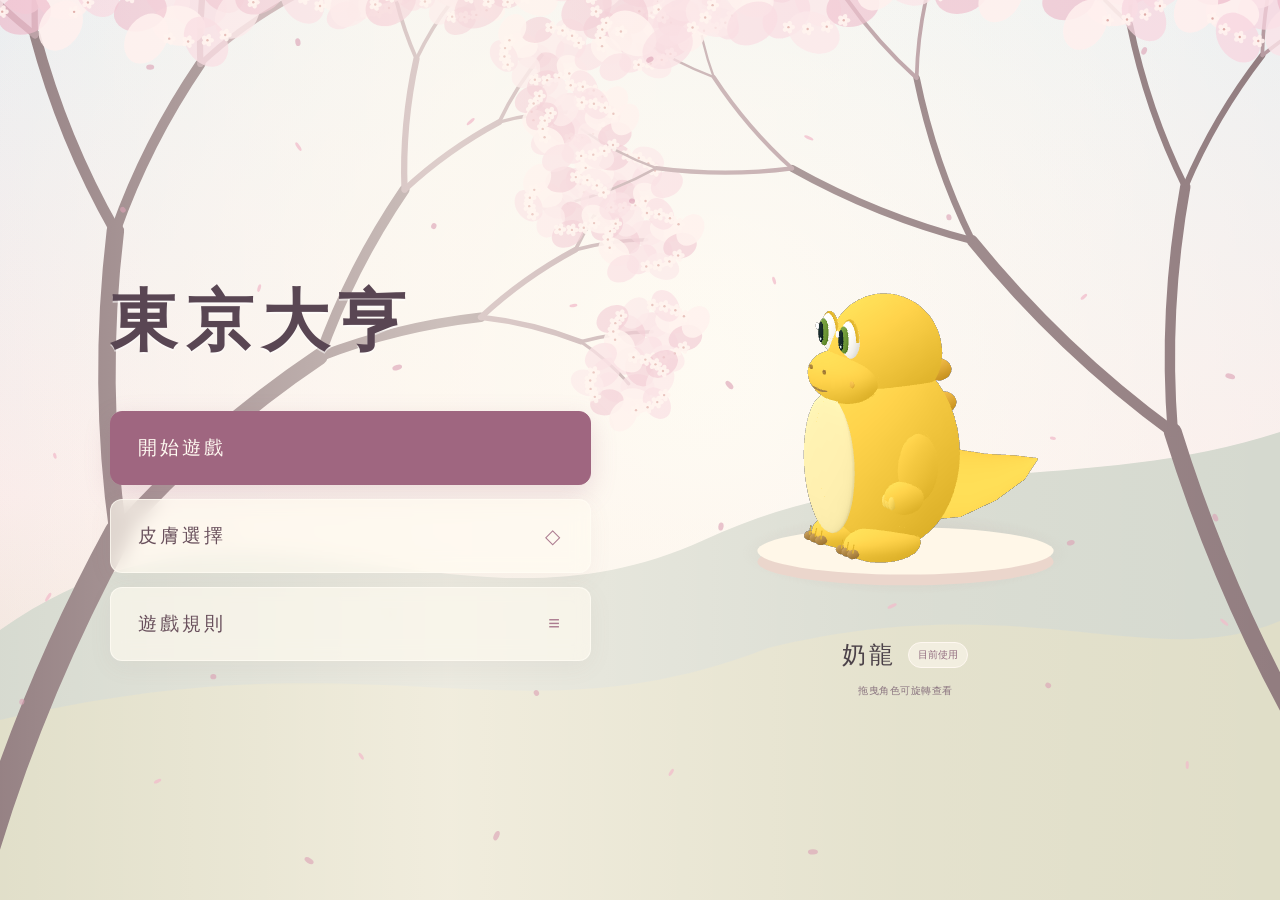
<file: index.html>
<!doctype html>
<html lang="zh-Hant"><head><meta charset="utf-8"><meta name="viewport" content="width=device-width,initial-scale=1"><meta name="theme-color" content="#121b30"><title>東京大亨 Tokyo Afterglow · 3D 大富翁</title><link rel="stylesheet" href="style.css"></head><body data-night="true" data-screen="menu">
<canvas id="scene" aria-label="東京主題立體棋盤，拖曳旋轉，滾輪縮放"></canvas><div class="vignette"></div>
<header><div class="brand"><span class="logo">東<span>京</span></span><div>東京大亨<small>3D 大富翁</small></div></div><nav><span class="edition">15 × 15 <b>56 格</b></span><select id="view" aria-label="鏡頭視角"><option value="turn">跟隨當前玩家</option><option value="player">固定主玩家</option><option value="overview">全景</option></select><span id="fps" class="fps" aria-label="每秒顯示幀數">FPS —</span><button id="night">☀ 日景</button><button id="effects" aria-pressed="true">✿ 特效開</button><button id="sound" aria-pressed="false">♪ 音效關</button><button id="mainMenu">主選單</button><button id="reset">↻ 重開</button></nav></header>
<aside><div class="section-label">玩家</div><div id="players"></div><div class="log-title"><span>遊戲記錄</span><span id="round">第 1 回合</span></div><div id="log" aria-live="polite"></div><div class="legend"><i></i> 56 站環線</div></aside>
<div id="zoomControls" role="group" aria-label="棋盤縮放"><button id="zoomIn" aria-label="放大棋盤">＋</button><button id="zoomOut" aria-label="縮小棋盤">−</button></div><div class="hint"><span class="desktopHint">拖曳環繞 · 滾輪縮放 · 點選土地</span><span class="mobileHint">單指旋轉 · 雙指縮放 · 點選土地</span> <kbd>SPACE</kbd> 擲骰 <button id="home">重置鏡頭</button></div><div id="inspect" hidden></div>
<footer><div class="turn"><span class="dot"></span><div><small id="turnLabel">輪到你了</small><strong id="status">請擲骰</strong></div></div><div class="dice" id="dice">⚄ ⚂</div><button class="primary" id="roll">擲骰</button><div id="decision" hidden><button class="primary" id="buy">購入土地</button><button id="skip">略過</button></div></footer>
<div id="diceStage" hidden aria-live="polite"><div class="dice-tray"><div class="dice-shadow"></div><div class="cube" id="cube0"></div><div class="cube" id="cube1"></div></div><div id="diceResult"></div></div>
<section id="eventCard" hidden aria-live="polite" aria-atomic="true"><div class="event-top"><span id="eventKicker"></span><span id="eventActor"></span></div><div class="event-body"><div id="eventIcon"></div><div><h3 id="eventTitle"></h3><p id="eventSubtitle"></p></div></div><div class="event-bottom"><span>金額變動</span><strong id="eventAmount"></strong></div><div class="event-timer"></div></section><section id="welcome" class="start-screen" aria-label="東京大亨主選單">
<canvas id="menuScenery" aria-hidden="true"></canvas><div class="menu-layout">
<div class="menu-content"><h1>東京大亨</h1>
<div id="menuHomePanel"><nav class="start-options" aria-label="主選單"><button id="start" class="menu-primary">開始遊戲 <span>→</span></button><button id="openSkins">皮膚選擇 <span>◇</span></button><button id="openRules">遊戲規則 <span>≡</span></button></nav><p id="resumeNote" class="menu-note" hidden>已儲存的遊戲將接續進行。</p></div>
<section id="skinPanel" hidden aria-label="皮膚選擇"><h2>皮膚選擇</h2><div id="skinChoices" class="skin-choices"></div><p class="menu-note">皮膚只變更外型，不影響能力與進度。</p><div class="menu-actions"><button id="skinsBack">返回</button><button id="applySkin" class="menu-primary">套用皮膚</button></div></section>
<section id="rulesPanel" hidden aria-label="遊戲規則"><h2>遊戲規則</h2><div class="rules-scroll"><dl><dt>玩家與棋盤</dt><dd>你與 3 位電腦玩家輪流擲兩顆骰子，沿 15 × 15 棋盤的 56 格環線移動。</dd><dt>起始資金</dt><dd>每人 ¥30,000；每次經過東京車站領取 ¥5,000。</dd><dt>購買與租金</dt><dd>停在無主土地可購買。基本租金為地價 × 28% × 等級。停在他人土地先結算租稅，再決定是否收購。</dd><dt>連續持地與通行稅</dt><dd>同一屋主連續持有 3～4 格，每走過其中一格收取基本租金的 1.5 倍；5 格以上為 2 倍。停留不重複收租。特殊站點中斷連續持地。青色光框代表三連地，金色皇冠代表五連地。</dd><dt>高價收購</dt><dd>走完骰子步數、停在他人土地後，可用地價 × 等級 × 2 收購；款項付給原屋主、保留等級，交易後須有剩餘現金。路途中不詢問收購；略過即結束回合，電腦玩家同樣只在落點收購。</dd><dt>土地升級</dt><dd>停在自己的土地，現金大於地價時可選擇支付地價的 50% 升級，或選擇不升級並結束回合，最高 3 級。確認前不扣款。</dd><dt>機會與命運</dt><dd>機會：+¥1,000、+¥1,500 或 −¥600。命運：+¥2,000、−¥1,200 或 +¥800，隨機抽取。</dd><dt>其他站點</dt><dd>休憩站獲得 ¥300；稅務站支付 ¥800。</dd><dt>勝利條件</dt><dd>現金歸零即破產，土地回到銀行；最後未破產的玩家獲勝。</dd><dt>鏡頭操作</dt><dd>單指拖曳旋轉，雙指縮放；桌機使用滑鼠拖曳與滾輪。視角選單可固定跟隨主玩家。</dd></dl></div><button id="rulesBack">返回主選單</button></section>
</div><section class="menu-preview" aria-label="角色旋轉預覽"><canvas id="skinPreview" aria-label="目前皮膚的立體旋轉模型"></canvas><div class="preview-label"><strong id="previewName">奶龍</strong><span id="skinApplied">目前使用</span></div><p class="menu-note">拖曳角色可旋轉查看</p></section>
</div></section>

<script src="skins.js"></script><script src="skin-models.js"></script><script src="game.js"></script><script src="world-renderer.js"></script><script src="renderer.js"></script><script src="events.js"></script><script src="details.js"></script><script src="models.js"></script><script src="scene.js"></script><script src="menu.js"></script></body></html>
</file>
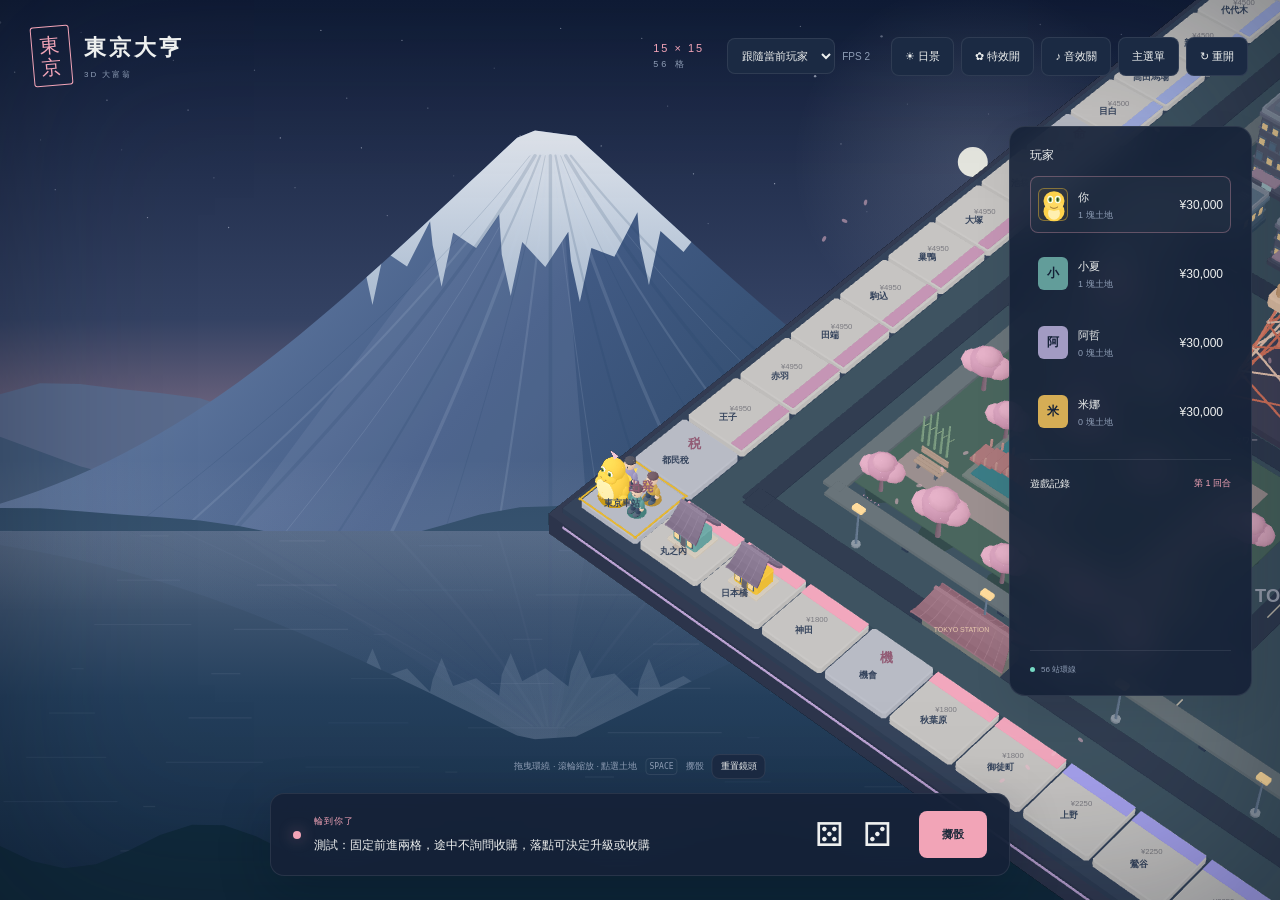
<file: work/arrival-preview.html>
<!doctype html>
<html lang="zh-Hant"><head><base href="/"><meta charset="utf-8"><meta name="viewport" content="width=device-width,initial-scale=1"><meta name="theme-color" content="#121b30"><title>東京大亨 Tokyo Afterglow · 3D 大富翁</title><link rel="stylesheet" href="style.css"></head><body data-night="true" data-screen="menu">
<canvas id="scene" aria-label="東京主題立體棋盤，拖曳旋轉，滾輪縮放"></canvas><div class="vignette"></div>
<header><div class="brand"><span class="logo">東<span>京</span></span><div>東京大亨<small>3D 大富翁</small></div></div><nav><span class="edition">15 × 15 <b>56 格</b></span><select id="view" aria-label="鏡頭視角"><option value="turn">跟隨當前玩家</option><option value="player">固定主玩家</option><option value="overview">全景</option></select><span id="fps" class="fps" aria-label="每秒顯示幀數">FPS —</span><button id="night">☀ 日景</button><button id="effects" aria-pressed="true">✿ 特效開</button><button id="sound" aria-pressed="false">♪ 音效關</button><button id="mainMenu">主選單</button><button id="reset">↻ 重開</button></nav></header>
<aside><div class="section-label">玩家</div><div id="players"></div><div class="log-title"><span>遊戲記錄</span><span id="round">第 1 回合</span></div><div id="log" aria-live="polite"></div><div class="legend"><i></i> 56 站環線</div></aside>
<div id="zoomControls" role="group" aria-label="棋盤縮放"><button id="zoomIn" aria-label="放大棋盤">＋</button><button id="zoomOut" aria-label="縮小棋盤">−</button></div><div class="hint"><span class="desktopHint">拖曳環繞 · 滾輪縮放 · 點選土地</span><span class="mobileHint">單指旋轉 · 雙指縮放 · 點選土地</span> <kbd>SPACE</kbd> 擲骰 <button id="home">重置鏡頭</button></div><div id="inspect" hidden></div>
<footer><div class="turn"><span class="dot"></span><div><small id="turnLabel">輪到你了</small><strong id="status">請擲骰</strong></div></div><div class="dice" id="dice">⚄ ⚂</div><button class="primary" id="roll">擲骰</button><div id="decision" hidden><button class="primary" id="buy">購入土地</button><button id="skip">略過</button></div></footer>
<div id="diceStage" hidden aria-live="polite"><div class="dice-tray"><div class="dice-shadow"></div><div class="cube" id="cube0"></div><div class="cube" id="cube1"></div></div><div id="diceResult"></div></div>
<section id="eventCard" hidden aria-live="polite" aria-atomic="true"><div class="event-top"><span id="eventKicker"></span><span id="eventActor"></span></div><div class="event-body"><div id="eventIcon"></div><div><h3 id="eventTitle"></h3><p id="eventSubtitle"></p></div></div><div class="event-bottom"><span>金額變動</span><strong id="eventAmount"></strong></div><div class="event-timer"></div></section><section id="welcome" class="start-screen" aria-label="東京大亨主選單">
<canvas id="menuScenery" aria-hidden="true"></canvas><div class="menu-layout">
<div class="menu-content"><h1>東京大亨</h1>
<div id="menuHomePanel"><nav class="start-options" aria-label="主選單"><button id="start" class="menu-primary">開始遊戲 <span>→</span></button><button id="openSkins">皮膚選擇 <span>◇</span></button><button id="openRules">遊戲規則 <span>≡</span></button></nav><p id="resumeNote" class="menu-note" hidden>已儲存的遊戲將接續進行。</p></div>
<section id="skinPanel" hidden aria-label="皮膚選擇"><h2>皮膚選擇</h2><div id="skinChoices" class="skin-choices"></div><p class="menu-note">皮膚只變更外型，不影響能力與進度。</p><div class="menu-actions"><button id="skinsBack">返回</button><button id="applySkin" class="menu-primary">套用皮膚</button></div></section>
<section id="rulesPanel" hidden aria-label="遊戲規則"><h2>遊戲規則</h2><div class="rules-scroll"><dl><dt>玩家與棋盤</dt><dd>你與 3 位電腦玩家輪流擲兩顆骰子，沿 15 × 15 棋盤的 56 格環線移動。</dd><dt>起始資金</dt><dd>每人 ¥30,000；每次經過東京車站領取 ¥5,000。</dd><dt>購買與租金</dt><dd>停在無主土地可購買。基本租金為地價 × 28% × 等級。停在他人土地先結算租稅，再決定是否收購。</dd><dt>連續持地與通行稅</dt><dd>同一屋主連續持有 3～4 格，每走過其中一格收取基本租金的 1.5 倍；5 格以上為 2 倍。停留不重複收租。特殊站點中斷連續持地。青色光框代表三連地，金色皇冠代表五連地。</dd><dt>高價收購</dt><dd>走完骰子步數、停在他人土地後，可用地價 × 等級 × 2 收購；款項付給原屋主、保留等級，交易後須有剩餘現金。路途中不詢問收購；略過即結束回合，電腦玩家同樣只在落點收購。</dd><dt>土地升級</dt><dd>停在自己的土地，現金大於地價時可選擇支付地價的 50% 升級，或選擇不升級並結束回合，最高 3 級。確認前不扣款。</dd><dt>機會與命運</dt><dd>機會：+¥1,000、+¥1,500 或 −¥600。命運：+¥2,000、−¥1,200 或 +¥800，隨機抽取。</dd><dt>其他站點</dt><dd>休憩站獲得 ¥300；稅務站支付 ¥800。</dd><dt>勝利條件</dt><dd>現金歸零即破產，土地回到銀行；最後未破產的玩家獲勝。</dd><dt>鏡頭操作</dt><dd>單指拖曳旋轉，雙指縮放；桌機使用滑鼠拖曳與滾輪。視角選單可固定跟隨主玩家。</dd></dl></div><button id="rulesBack">返回主選單</button></section>
</div><section class="menu-preview" aria-label="角色旋轉預覽"><canvas id="skinPreview" aria-label="目前皮膚的立體旋轉模型"></canvas><div class="preview-label"><strong id="previewName">奶龍</strong><span id="skinApplied">目前使用</span></div><p class="menu-note">拖曳角色可旋轉查看</p></section>
</div></section>

<script src="skins.js"></script><script src="skin-models.js"></script><script src="game.js"></script><script src="world-renderer.js"></script><script src="renderer.js"></script><script src="events.js"></script><script src="details.js"></script><script src="models.js"></script><script src="scene.js"></script><script src="menu.js"></script><script>
save=()=>{};
for(const t of tiles){t.owner=-1;t.level=0}
players.forEach((p,i)=>{p.money=30000;p.out=false;p.pos=0});turn=0;busy=false;pending=false;pendingDeal=null;finished=false;logs=[];startScreenActive=false;document.body.dataset.screen='game';$('welcome').hidden=true;cameraMode='turn';follow=true;angle=.75;zoom=1;Math.random=()=>0;
tiles[1].owner=1;tiles[1].level=1;tiles[2].owner=location.search.includes('takeover')?1:0;tiles[2].level=1;status('測試：固定前進兩格，途中不詢問收購，落點可決定升級或收購');ui();
</script></body></html>
</file>
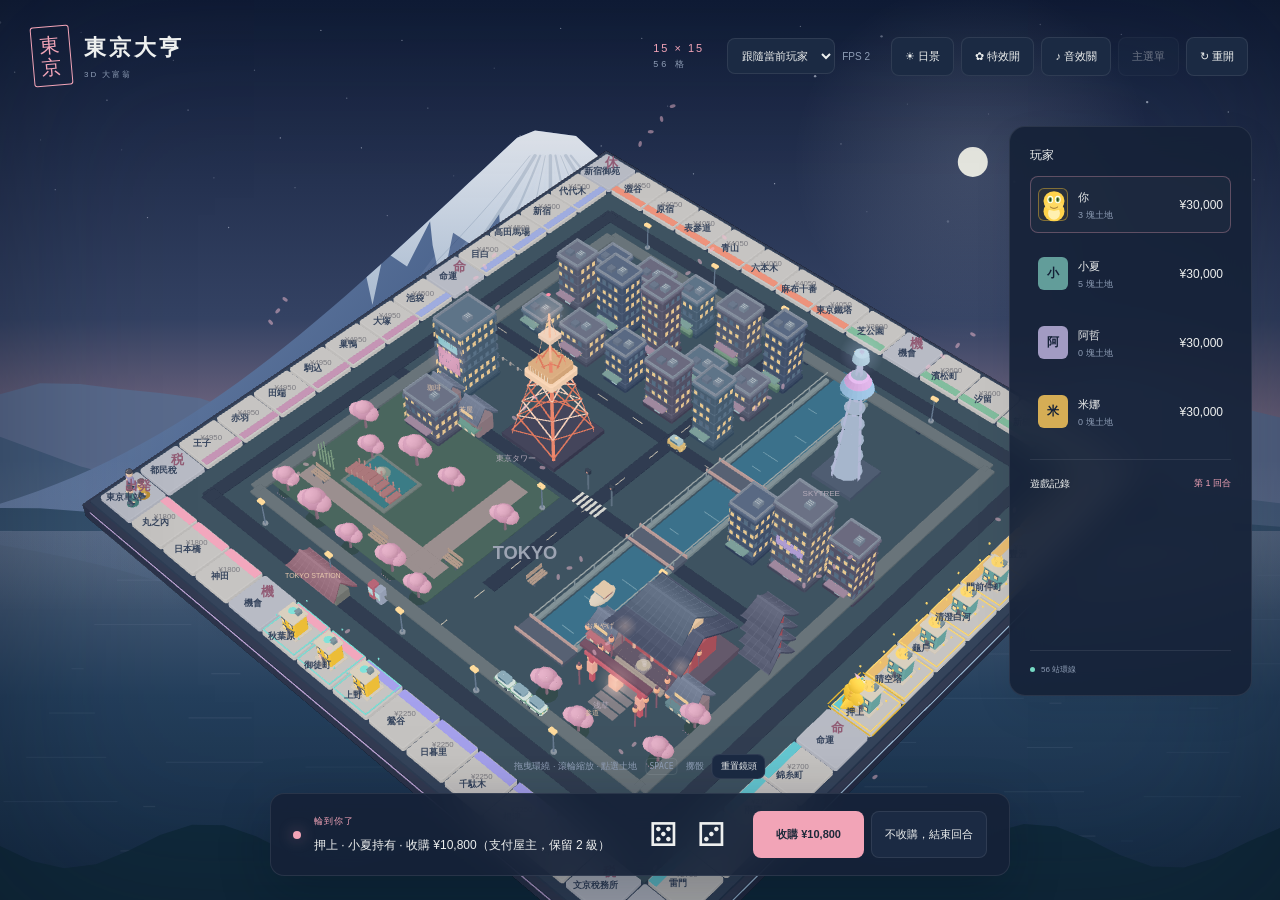
<file: work/estate-preview.html>
<!doctype html>
<html lang="zh-Hant"><head><base href="/"><meta charset="utf-8"><meta name="viewport" content="width=device-width,initial-scale=1"><meta name="theme-color" content="#121b30"><title>東京大亨 Tokyo Afterglow · 3D 大富翁</title><link rel="stylesheet" href="style.css"></head><body data-night="true" data-screen="menu">
<canvas id="scene" aria-label="東京主題立體棋盤，拖曳旋轉，滾輪縮放"></canvas><div class="vignette"></div>
<header><div class="brand"><span class="logo">東<span>京</span></span><div>東京大亨<small>3D 大富翁</small></div></div><nav><span class="edition">15 × 15 <b>56 格</b></span><select id="view" aria-label="鏡頭視角"><option value="turn">跟隨當前玩家</option><option value="player">固定主玩家</option><option value="overview">全景</option></select><span id="fps" class="fps" aria-label="每秒顯示幀數">FPS —</span><button id="night">☀ 日景</button><button id="effects" aria-pressed="true">✿ 特效開</button><button id="sound" aria-pressed="false">♪ 音效關</button><button id="mainMenu">主選單</button><button id="reset">↻ 重開</button></nav></header>
<aside><div class="section-label">玩家</div><div id="players"></div><div class="log-title"><span>遊戲記錄</span><span id="round">第 1 回合</span></div><div id="log" aria-live="polite"></div><div class="legend"><i></i> 56 站環線</div></aside>
<div id="zoomControls" role="group" aria-label="棋盤縮放"><button id="zoomIn" aria-label="放大棋盤">＋</button><button id="zoomOut" aria-label="縮小棋盤">−</button></div><div class="hint"><span class="desktopHint">拖曳環繞 · 滾輪縮放 · 點選土地</span><span class="mobileHint">單指旋轉 · 雙指縮放 · 點選土地</span> <kbd>SPACE</kbd> 擲骰 <button id="home">重置鏡頭</button></div><div id="inspect" hidden></div>
<footer><div class="turn"><span class="dot"></span><div><small id="turnLabel">輪到你了</small><strong id="status">請擲骰</strong></div></div><div class="dice" id="dice">⚄ ⚂</div><button class="primary" id="roll">擲骰</button><div id="decision" hidden><button class="primary" id="buy">購入土地</button><button id="skip">略過</button></div></footer>
<div id="diceStage" hidden aria-live="polite"><div class="dice-tray"><div class="dice-shadow"></div><div class="cube" id="cube0"></div><div class="cube" id="cube1"></div></div><div id="diceResult"></div></div>
<section id="eventCard" hidden aria-live="polite" aria-atomic="true"><div class="event-top"><span id="eventKicker"></span><span id="eventActor"></span></div><div class="event-body"><div id="eventIcon"></div><div><h3 id="eventTitle"></h3><p id="eventSubtitle"></p></div></div><div class="event-bottom"><span>金額變動</span><strong id="eventAmount"></strong></div><div class="event-timer"></div></section><section id="welcome" class="start-screen" aria-label="東京大亨主選單">
<canvas id="menuScenery" aria-hidden="true"></canvas><div class="menu-layout">
<div class="menu-content"><h1>東京大亨</h1>
<div id="menuHomePanel"><nav class="start-options" aria-label="主選單"><button id="start" class="menu-primary">開始遊戲 <span>→</span></button><button id="openSkins">皮膚選擇 <span>◇</span></button><button id="openRules">遊戲規則 <span>≡</span></button></nav><p id="resumeNote" class="menu-note" hidden>已儲存的遊戲將接續進行。</p></div>
<section id="skinPanel" hidden aria-label="皮膚選擇"><h2>皮膚選擇</h2><div id="skinChoices" class="skin-choices"></div><p class="menu-note">皮膚只變更外型，不影響能力與進度。</p><div class="menu-actions"><button id="skinsBack">返回</button><button id="applySkin" class="menu-primary">套用皮膚</button></div></section>
<section id="rulesPanel" hidden aria-label="遊戲規則"><h2>遊戲規則</h2><div class="rules-scroll"><dl><dt>玩家與棋盤</dt><dd>你與 3 位電腦玩家輪流擲兩顆骰子，沿 15 × 15 棋盤的 56 格環線移動。</dd><dt>起始資金</dt><dd>每人 ¥30,000；每次經過東京車站領取 ¥5,000。</dd><dt>購買與租金</dt><dd>停在無主土地可購買。基本租金為地價 × 28% × 等級。停在他人土地先結算租稅，再決定是否收購。</dd><dt>連續持地與通行稅</dt><dd>同一屋主連續持有 3～4 格，每走過其中一格收取基本租金的 1.5 倍；5 格以上為 2 倍。停留不重複收租。特殊站點中斷連續持地。青色光框代表三連地，金色皇冠代表五連地。</dd><dt>高價收購</dt><dd>經過或停在他人土地，可用地價 × 等級 × 2 收購；款項付給原屋主、保留等級，交易後須有剩餘現金。略過可繼續前進；電腦玩家同樣可收購。</dd><dt>土地升級</dt><dd>再次停在自己的土地，現金大於地價時自動支付地價的 50% 升級，最高 3 級。</dd><dt>機會與命運</dt><dd>機會：+¥1,000、+¥1,500 或 −¥600。命運：+¥2,000、−¥1,200 或 +¥800，隨機抽取。</dd><dt>其他站點</dt><dd>休憩站獲得 ¥300；稅務站支付 ¥800。</dd><dt>勝利條件</dt><dd>現金歸零即破產，土地回到銀行；最後未破產的玩家獲勝。</dd><dt>鏡頭操作</dt><dd>單指拖曳旋轉，雙指縮放；桌機使用滑鼠拖曳與滾輪。視角選單可固定跟隨主玩家。</dd></dl></div><button id="rulesBack">返回主選單</button></section>
</div><section class="menu-preview" aria-label="角色旋轉預覽"><canvas id="skinPreview" aria-label="目前皮膚的立體旋轉模型"></canvas><div class="preview-label"><strong id="previewName">奶龍</strong><span id="skinApplied">目前使用</span></div><p class="menu-note">拖曳角色可旋轉查看</p></section>
</div></section>

<script src="skins.js"></script><script src="skin-models.js"></script><script src="game.js"></script><script src="world-renderer.js"></script><script src="renderer.js"></script><script src="events.js"></script><script src="details.js"></script><script src="models.js"></script><script src="scene.js"></script><script src="menu.js"></script><script>
save=()=>{};
for(const t of tiles){t.owner=-1;t.level=0}
for(const i of [5,6,7]){tiles[i].owner=0;tiles[i].level=2}
for(const i of [20,21,22,23,24]){tiles[i].owner=1;tiles[i].level=2}
players.forEach((p,i)=>{p.money=30000;p.out=false;p.pos=i===0?20:0});turn=0;busy=false;pending=false;finished=false;startScreenActive=false;document.body.dataset.screen='game';$('welcome').hidden=true;cameraMode='overview';follow=false;angle=.75;zoom=1;offerTakeover(()=>{status('收購完成，測試預覽');busy=false;ui()});ui();
</script></body></html>
</file>
<file: style.css>
:root{--bg:#131d30;--panel:#152238e8;--text:#eef0ef;--muted:#8e9db5;--line:#ffffff16;--accent:#f2a4b7;--green:#75d9c3;--button:#1b2a43}*{box-sizing:border-box}body{margin:0;background:var(--bg);color:var(--text);font-family:"Segoe UI","Microsoft JhengHei",sans-serif;overflow:hidden}body[data-night=false]{--bg:#e9e9e6;--panel:#fffaf2ed;--text:#303f51;--muted:#7a8491;--line:#2a3b501c;--button:#f9f4ec;--accent:#b54e70;--green:#37897d}canvas{width:100vw;height:100dvh;display:block;cursor:grab;touch-action:none}canvas:active{cursor:grabbing}.vignette{position:absolute;inset:0;pointer-events:none;box-shadow:inset 0 0 180px #07101e60}header{position:absolute;top:26px;left:32px;right:32px;display:flex;justify-content:space-between;align-items:center;gap:20px}.brand{display:flex;gap:13px;font-size:22px;font-weight:700;letter-spacing:3px;align-items:center}.logo{border:1px solid var(--accent);color:var(--accent);font:20px Georgia;line-height:1.1;padding:7px;border-radius:3px;transform:rotate(-5deg)}.logo span{display:block}small{display:block}.brand small{font-size:8px;letter-spacing:2px;margin-top:6px;color:var(--muted);font-weight:400}nav{display:flex;gap:7px;align-items:center}.edition{font-size:11px;letter-spacing:2px;color:var(--accent);margin-right:16px}.edition b{display:block;font-size:9px;font-weight:400;letter-spacing:3px;margin-top:4px;color:var(--muted)}button{border:1px solid var(--line);background:var(--button);border-radius:8px;padding:11px 13px;color:var(--text);cursor:pointer;font:inherit;font-size:11px;transition:background .2s,transform .2s}button:hover{background:var(--accent);color:#172236;transform:translateY(-1px)}button:disabled{opacity:.45;cursor:wait;transform:none}button:focus-visible{outline:2px solid var(--accent);outline-offset:4px}.intro{position:absolute;left:35px;top:135px;pointer-events:none}.eyebrow{font-size:8px;letter-spacing:2.4px;color:var(--accent);display:flex;align-items:center;gap:8px}.eyebrow i{width:5px;height:5px;border-radius:50%;background:var(--accent);box-shadow:0 0 12px var(--accent)}h1{font-size:38px;line-height:1.5;letter-spacing:2px;margin:17px 0 10px;font-weight:500}h1 em{font-style:normal;color:var(--accent)}p{font-size:11px;line-height:2.1;color:var(--muted)}.city-tag{font-size:10px;letter-spacing:2px;margin-top:25px;border-left:2px solid var(--accent);padding-left:11px}.city-tag span{display:block;letter-spacing:1px;font-size:8px;color:var(--muted);margin-top:6px}aside{position:absolute;right:28px;top:126px;width:243px;padding:20px;background:var(--panel);border:1px solid var(--line);border-radius:16px;backdrop-filter:blur(16px);box-shadow:0 15px 40px #00000012}.section-label{font-size:12px;display:flex;justify-content:space-between}.section-label span{font-size:7px;letter-spacing:1.5px;color:var(--accent)}.player{display:flex;align-items:center;gap:10px;margin-top:12px;padding:10px 7px;border-radius:8px;border:1px solid transparent}.player.active{background:#99b7b00b;border-color:#f2a4b750}.avatar{width:30px;height:33px;border-radius:6px;display:grid;place-items:center;color:#142137;font-size:12px;font-weight:700}.player strong{font-size:11px;font-weight:500}.player small{font-size:9px;margin-top:4px;color:var(--muted)}.money{margin-left:auto;font-size:12px;font-variant-numeric:tabular-nums}.log-title{display:flex;justify-content:space-between;border-top:1px solid var(--line);margin-top:19px;padding-top:17px;font-size:10px}.log-title>span:last-child{color:var(--accent);font-size:9px}#log{font-size:10px;color:var(--muted);line-height:1.8;margin-top:13px;height:133px;overflow:auto;scrollbar-width:thin}#log div{margin-bottom:8px}.legend{font-size:8px;color:var(--muted);display:flex;gap:6px;align-items:center;border-top:1px solid var(--line);padding-top:13px;margin-top:13px}.legend i{width:5px;height:5px;border-radius:50%;background:var(--green)}.legend span{margin-left:auto;color:var(--accent)}.scene-caption{position:absolute;left:34px;bottom:150px;pointer-events:none;font-size:12px;letter-spacing:5px;color:var(--muted)}.scene-caption small{font-size:7px;letter-spacing:1.5px;margin-top:7px;opacity:.6}.hint{position:absolute;bottom:121px;left:50%;transform:translateX(-50%);font-size:9px;color:var(--muted);white-space:nowrap;display:flex;gap:8px;align-items:center}.hint button{padding:5px 8px;font-size:9px}kbd{border:1px solid var(--line);border-radius:4px;padding:3px;font-size:8px}footer{position:absolute;bottom:24px;left:50%;transform:translateX(-50%);width:min(740px,95vw);background:var(--panel);border:1px solid var(--line);border-radius:14px;padding:17px 22px;display:flex;align-items:center;gap:22px;box-shadow:0 15px 50px #020a1a40;backdrop-filter:blur(20px)}.turn{display:flex;align-items:center;gap:13px;flex:1}.dot{width:8px;height:8px;background:var(--accent);border-radius:50%;box-shadow:0 0 15px #f2a4b777}.turn small{font-size:9px;color:var(--accent);margin-bottom:7px;letter-spacing:1px}.turn strong{font-size:12px;font-weight:500}.dice{font-size:33px;white-space:nowrap;color:var(--text);letter-spacing:5px}.primary{background:var(--accent);color:#1c2939;border:0;padding:16px 23px;font-weight:700}.primary span{margin-left:23px}#decision{display:flex;gap:7px}[hidden]{display:none!important}.modal{position:fixed;inset:0;background:#08132588;backdrop-filter:blur(9px);display:grid;place-items:center;z-index:10}.welcome-card{position:relative;background:var(--panel);border:1px solid var(--line);border-radius:20px;padding:36px;max-width:430px;margin:20px;box-shadow:0 30px 100px #040f2560;overflow:auto;max-height:94dvh}.welcome-stamp{position:absolute;right:34px;top:36px;border:1px solid var(--accent);color:var(--accent);padding:5px;font-size:18px;line-height:1.25;transform:rotate(7deg)}.welcome-stamp span{font-size:12px}h2{font-size:31px;line-height:1.5;letter-spacing:1px;font-weight:500;margin:30px 0 10px}.muted{font-size:10px;margin:22px 0}.welcome-features{display:flex;gap:15px;font-size:10px;color:var(--accent);border-block:1px solid var(--line);padding:15px 0;margin-top:20px}.modal button{width:100%}#inspect{position:absolute;bottom:151px;left:32px;background:var(--panel);border:1px solid var(--line);border-radius:12px;padding:18px;font-size:12px;line-height:2;max-width:260px;backdrop-filter:blur(12px)}#inspect strong{color:var(--accent)}#inspect small{font-size:9px;color:var(--muted)}
#diceStage{position:fixed;inset:0;z-index:8;background:radial-gradient(ellipse,#152237c9,#0c15255c 65%,transparent);backdrop-filter:blur(3px);display:flex;align-items:center;justify-content:center;flex-direction:column;pointer-events:none}.dice-heading{font-size:14px;letter-spacing:6px;color:#f6ced7;text-align:center}.dice-heading small{font-size:8px;letter-spacing:3px;margin-top:10px;color:#acb7c8}.dice-tray{position:relative;width:380px;height:240px;perspective:800px;display:flex;align-items:center;justify-content:center;gap:74px}.cube{width:72px;height:72px;position:relative;transform-style:preserve-3d;transform:rotateX(-18deg) rotateY(-24deg)}.face{position:absolute;width:72px;height:72px;background:linear-gradient(135deg,#fffdf2,#e2d9c9);border:1px solid #b8aeb2;border-radius:12px;backface-visibility:hidden;display:grid;grid-template-columns:repeat(3,1fr);grid-template-rows:repeat(3,1fr);padding:10px;gap:3px;box-shadow:inset 0 0 12px #c5b8a047}.face:nth-child(1){transform:translateZ(36px)}.face:nth-child(2){transform:rotateY(90deg) translateZ(36px)}.face:nth-child(3){transform:rotateX(90deg) translateZ(36px)}.face:nth-child(4){transform:rotateX(-90deg) translateZ(36px)}.face:nth-child(5){transform:rotateY(-90deg) translateZ(36px)}.face:nth-child(6){transform:rotateY(180deg) translateZ(36px)}.pip{width:11px;height:11px;background:#25334c;border-radius:50%;align-self:center;justify-self:center;box-shadow:inset 0 1px 2px #0006}.face:first-child .pip{background:#bc4966;width:15px;height:15px}.dice-shadow{position:absolute;left:65px;right:65px;height:40px;bottom:34px;background:#020a1f80;filter:blur(13px);border-radius:50%}#diceResult{font-size:21px;color:#f5d3dc;letter-spacing:3px;min-height:32px}.cube.rolling{animation:tumble .55s linear infinite}.cube.rolling:nth-last-child(1){animation-direction:reverse;animation-duration:.63s}@keyframes tumble{0%{transform:translateY(-10px) rotateX(0) rotateY(0) rotateZ(-14deg)}50%{transform:translateY(-45px) rotateX(180deg) rotateY(190deg) rotateZ(15deg)}100%{transform:translateY(-10px) rotateX(360deg) rotateY(360deg) rotateZ(-14deg)}}
@media(min-width:1600px){aside{right:40px;width:270px}.intro{top:160px}h1{font-size:46px}}@media(max-width:1050px){.intro{top:115px}.intro h1{font-size:27px}.intro p,.city-tag,.edition{display:none}aside{width:205px;right:17px;top:104px;padding:14px}.player{padding:7px 3px;gap:7px}.money{font-size:11px}header{left:18px;right:18px;top:20px}.brand{font-size:18px}.brand small{font-size:6px}nav{gap:4px}nav button{padding:9px;font-size:10px}.scene-caption{display:none}}@media(max-width:750px){.intro{display:none}aside{top:95px;width:174px;padding:11px}.player small{display:none}.avatar{width:24px;height:24px}.player{margin-top:7px}.section-label span,.legend,.log-title,#log{display:none}.brand{font-size:16px;letter-spacing:1px}.brand small{letter-spacing:.8px}.logo{font-size:16px}header{align-items:flex-start}nav{max-width:210px;justify-content:flex-end;flex-wrap:wrap}nav button{font-size:9px;padding:7px}footer{gap:10px;padding:13px;bottom:15px}.primary{padding:14px;font-size:11px}.primary span{margin-left:6px}.turn strong{font-size:10px}.dice{font-size:23px;letter-spacing:1px}.hint{bottom:104px;font-size:8px}.hint kbd{display:none}#inspect{bottom:133px;left:12px}.dice-tray{width:310px;gap:60px}.welcome-card{padding:28px}}
@media(prefers-reduced-motion:reduce){button{transition:none}.cube.rolling{animation-duration:1.8s}}

#eventCard{--event:#ffd38b;position:absolute;z-index:6;left:50%;top:100px;transform:translateX(-50%);width:min(430px,calc(100vw - 28px));color:var(--text);border:1px solid color-mix(in srgb,var(--event) 55%,transparent);background:var(--panel);box-shadow:0 18px 70px #06102066,0 0 40px color-mix(in srgb,var(--event) 12%,transparent);border-radius:16px;overflow:hidden;backdrop-filter:blur(20px);pointer-events:none}#eventCard[data-kind=rent]{--event:#ff9e9b}#eventCard[data-kind=chance]{--event:#80e2d9}#eventCard[data-kind=fate]{--event:#c1a5ff}.event-top{display:flex;justify-content:space-between;gap:10px;padding:15px 19px 0;font-size:8px;letter-spacing:1.4px;color:var(--event)}#eventActor{border:1px solid var(--line);border-radius:4px;padding:2px 6px;white-space:nowrap}.event-body{padding:17px 19px;display:flex;gap:16px;align-items:center}#eventIcon{flex-shrink:0;width:51px;height:57px;display:grid;place-items:center;color:var(--event);border:1px solid var(--event);border-radius:8px;font-size:27px;font-family:serif;transform:rotate(-6deg);background:color-mix(in srgb,var(--event) 8%,transparent)}#eventCard[data-kind=purchase] #eventIcon{border:3px double var(--event);border-radius:3px}#eventCard[data-kind=fate] #eventIcon{border-radius:30px 30px 5px 5px}#eventTitle{margin:0;font-size:16px;font-weight:500;line-height:1.5}#eventSubtitle{font-size:10px;margin:6px 0 0;line-height:1.8}.event-bottom{padding:12px 19px;display:flex;justify-content:space-between;align-items:center;border-top:1px solid var(--line)}.event-bottom>span{font-size:7px;color:var(--muted);letter-spacing:1.4px}#eventAmount{color:var(--event);font-size:23px;font-weight:500;font-variant-numeric:tabular-nums}.event-timer{height:2px;background:var(--event);transform-origin:left}#eventCard.reveal{animation:eventReveal .45s cubic-bezier(.17,.85,.24,1)}#eventCard.reveal #eventIcon{animation:eventStamp .6s cubic-bezier(.17,.85,.24,1)}#eventCard[data-kind=chance].reveal{animation:chanceReveal .6s ease-out}#eventCard[data-kind=fate].reveal{animation:fateReveal .75s ease-out}#eventCard.reveal .event-timer{animation:eventTimer 2.8s linear forwards}#eventCard[data-kind=purchase] .event-timer,#eventCard[data-kind=upgrade] .event-timer{animation-duration:1.8s}#eventCard[data-kind=rent] .event-timer{animation-duration:2.3s}#eventCard.still,#eventCard.still *{animation:none!important}@keyframes eventReveal{from{opacity:0;transform:translate(-50%,-15px) scale(.93)}to{opacity:1;transform:translate(-50%,0) scale(1)}}@keyframes eventStamp{from{opacity:0;transform:rotate(-22deg) scale(1.8)}to{opacity:1;transform:rotate(-6deg) scale(1)}}@keyframes chanceReveal{from{opacity:0;transform:translate(-50%,-20px) perspective(600px) rotateY(80deg)}to{opacity:1;transform:translate(-50%,0) perspective(600px) rotateY(0)}}@keyframes fateReveal{from{opacity:0;transform:translate(-50%,30px) scale(.82);filter:blur(6px)}to{opacity:1;transform:translate(-50%,0) scale(1);filter:blur(0)}}@keyframes eventTimer{to{transform:scaleX(0)}}@media(max-width:1050px){#eventCard{width:340px;top:100px;left:36%}}@media(max-width:750px){#eventCard{left:50%;top:auto;bottom:128px;width:calc(100vw - 28px)}.event-body{padding:12px 16px}#eventTitle{font-size:14px}#eventSubtitle{font-size:9px}#eventIcon{width:43px;height:48px}.event-bottom{padding:8px 16px}}@media(prefers-reduced-motion:reduce){#eventCard,#eventCard *{animation:none!important}}

.avatar:has(svg){background:#7f652822!important;border:1px solid #e8b93377}.avatar svg{width:30px;height:33px;display:block}@media(max-width:750px){.avatar svg{width:22px;height:24px}}
nav select{appearance:auto;background:var(--button);border:1px solid var(--line);border-radius:8px;color:var(--text);font:inherit;font-size:11px;padding:10px;cursor:pointer;max-width:150px}nav select:focus-visible{outline:2px solid var(--accent);outline-offset:3px}.fps{font-size:10px;color:var(--muted);font-variant-numeric:tabular-nums;white-space:nowrap;min-width:42px}@media(max-width:1050px){nav select{font-size:10px;padding:8px;max-width:140px}}@media(max-width:750px){nav select{font-size:9px;padding:6px;max-width:125px}.fps{font-size:8px;min-width:35px}}
.mobileHint{display:none}#zoomControls{display:none;position:absolute;right:14px;bottom:143px;z-index:3;flex-direction:column;gap:7px}#zoomControls button{width:44px;height:44px;padding:0;font-size:23px;background:var(--panel);border:1px solid var(--line);box-shadow:0 5px 18px #0002;touch-action:manipulation}@media(pointer:coarse),(max-width:750px){#zoomControls{display:flex}.desktopHint{display:none}.mobileHint{display:inline}.hint{gap:5px;max-width:calc(100vw - 20px)}.hint kbd{display:none}}
/* Cherry-blossom start screen */
body[data-screen=menu]>header,body[data-screen=menu]>aside,body[data-screen=menu]>footer,body[data-screen=menu]>.hint,body[data-screen=menu]>#zoomControls,body[data-screen=menu]>#inspect,body[data-screen=menu]>#scene,body[data-screen=menu]>.vignette{visibility:hidden}
.start-screen{position:fixed;inset:0;z-index:20;background:#f7e9e8;color:#4c4249;overflow:auto}.start-screen #menuScenery{position:fixed;inset:0;pointer-events:none;cursor:default}.menu-layout{position:relative;z-index:1;min-height:100dvh;max-width:1200px;margin:auto;padding:90px 70px 50px;display:grid;grid-template-columns:1fr 1.1fr;gap:50px;align-items:center}.menu-content{min-width:0}.menu-content h1{font-family:"Microsoft JhengHei",serif;font-size:clamp(42px,5.2vw,68px);font-weight:700;letter-spacing:9px;line-height:1.3;margin:0 0 45px;color:#594653;text-shadow:0 2px 0 #fff8}.menu-content h2{font-size:22px;margin:0 0 20px;font-weight:500;letter-spacing:3px}.start-options{display:flex;flex-direction:column;gap:14px}.start-screen button{font-size:15px;color:#69505c;border:1px solid #fffdf4b8;background:#fffaf0a6;border-radius:12px;padding:18px 23px;box-shadow:0 6px 24px #8f6b7710;backdrop-filter:blur(9px);transition:transform .2s,background .2s,box-shadow .2s}.start-screen button:hover{background:#fffaf1;transform:translateY(-2px);box-shadow:0 9px 27px #9c778522}.start-screen button:focus-visible{outline:3px solid #b77793;outline-offset:4px}.start-options button{width:100%;display:flex;align-items:center;justify-content:space-between;font-size:19px;letter-spacing:3px;text-align:left;padding:23px 27px}.start-options button span{font-size:20px;color:#ac7c90}.start-screen .menu-primary{background:#9f6680;color:#fffaf1;border-color:#9f6680;box-shadow:0 9px 27px #a0638033}.start-screen .menu-primary:hover{background:#8e5773;color:#fffaf1}.start-options .menu-primary span{color:#fff0ed}.menu-note{font-size:11px;color:#8b7580;line-height:1.9;letter-spacing:.5px;margin:18px 0}.menu-preview{text-align:center;min-width:0;align-self:center}.menu-preview #skinPreview{width:100%;height:430px;display:block;touch-action:none;cursor:grab}.menu-preview #skinPreview:active{cursor:grabbing}.preview-label{display:flex;gap:12px;align-items:center;justify-content:center;margin-top:-13px}.preview-label strong{font-size:24px;letter-spacing:3px;font-weight:500}.preview-label span{font-size:10px;color:#936d80;background:#fff9f08a;padding:5px 9px;border:1px solid #fff8f1;border-radius:15px}.menu-preview .menu-note{font-size:10px;margin-top:10px}.skin-choices{display:grid;grid-template-columns:repeat(3,1fr);gap:10px}.start-screen .skin-choice{padding:13px 8px 11px;display:flex;flex-direction:column;align-items:center;gap:8px;border:1px solid #fdf6f0;font-size:12px;letter-spacing:1px}.skin-choice svg{width:42px;height:44px}.start-screen .skin-choice.chosen{background:#f6e1e7;border-color:#b17891;box-shadow:0 0 0 1px #b17891}.menu-actions{display:flex;gap:10px;margin-top:20px}.menu-actions button{flex:1;padding:14px}.rules-scroll{max-height:40dvh;overflow:auto;padding-right:12px;scrollbar-color:#bf9aa9 transparent;scrollbar-width:thin}.rules-scroll dl{margin:0}.rules-scroll dt{font-size:13px;font-weight:600;color:#725568;margin:15px 0 5px}.rules-scroll dd{font-size:12px;line-height:1.85;margin:0;color:#7e7279}#rulesBack{padding:13px 23px;margin-top:20px}body[data-screen=game] #mainMenu:disabled{opacity:.4}
@media(max-width:900px){.menu-layout{padding:70px 35px 35px;gap:20px}.menu-content h1{font-size:43px;letter-spacing:6px;margin-bottom:32px}.menu-preview #skinPreview{height:370px}.start-options button{font-size:17px;padding:20px}.skin-choices{gap:7px}.start-screen .skin-choice{font-size:11px}}
@media(max-width:600px){.menu-layout{min-height:100dvh;padding:35px 24px 30px;display:flex;flex-direction:column;justify-content:center;gap:8px}.menu-content{width:100%;max-width:400px;order:1}.menu-content h1{text-align:center;font-size:39px;letter-spacing:6px;margin-bottom:24px}.menu-content h2{text-align:center;font-size:19px;margin-bottom:12px}.menu-preview{width:100%;max-width:340px;order:0;position:relative}.menu-preview #skinPreview{height:225px}.preview-label{margin-top:-10px}.preview-label strong{font-size:18px}.menu-preview .menu-note{margin:6px 0 8px}.start-options{gap:10px}.start-options button{padding:16px 22px;font-size:16px}.menu-note{text-align:center;font-size:10px;margin:10px 0}.skin-choices{grid-template-columns:repeat(5,1fr);gap:5px}.start-screen .skin-choice{padding:10px 3px;font-size:10px;letter-spacing:0;gap:5px}.skin-choice svg{width:34px;height:36px}.menu-actions{margin-top:12px}.start-screen .menu-actions button{font-size:13px;padding:12px}.rules-scroll{max-height:32dvh}.rules-scroll dt{font-size:12px;margin-top:10px}.rules-scroll dd{font-size:11px}.rules-scroll+#rulesBack{display:block;margin:16px auto 0}}
@media(max-height:600px) and (min-width:601px){.menu-layout{padding:25px 40px;gap:35px}.menu-content h1{font-size:35px;margin-bottom:22px}.menu-preview #skinPreview{height:310px}.start-options button{padding:14px 20px;font-size:15px}.start-options{gap:10px}.rules-scroll{max-height:40dvh}}
@media(prefers-reduced-motion:reduce){.start-screen button{transition:none}}
@media(max-width:750px){body[data-decision=true] footer{flex-wrap:wrap}body[data-decision=true] footer .turn{flex-basis:100%;min-width:0}body[data-decision=true] footer .dice{display:none}body[data-decision=true] #decision{width:100%}body[data-decision=true] #decision button{flex:1;min-height:44px}.turn strong{overflow-wrap:anywhere}}
</file>
